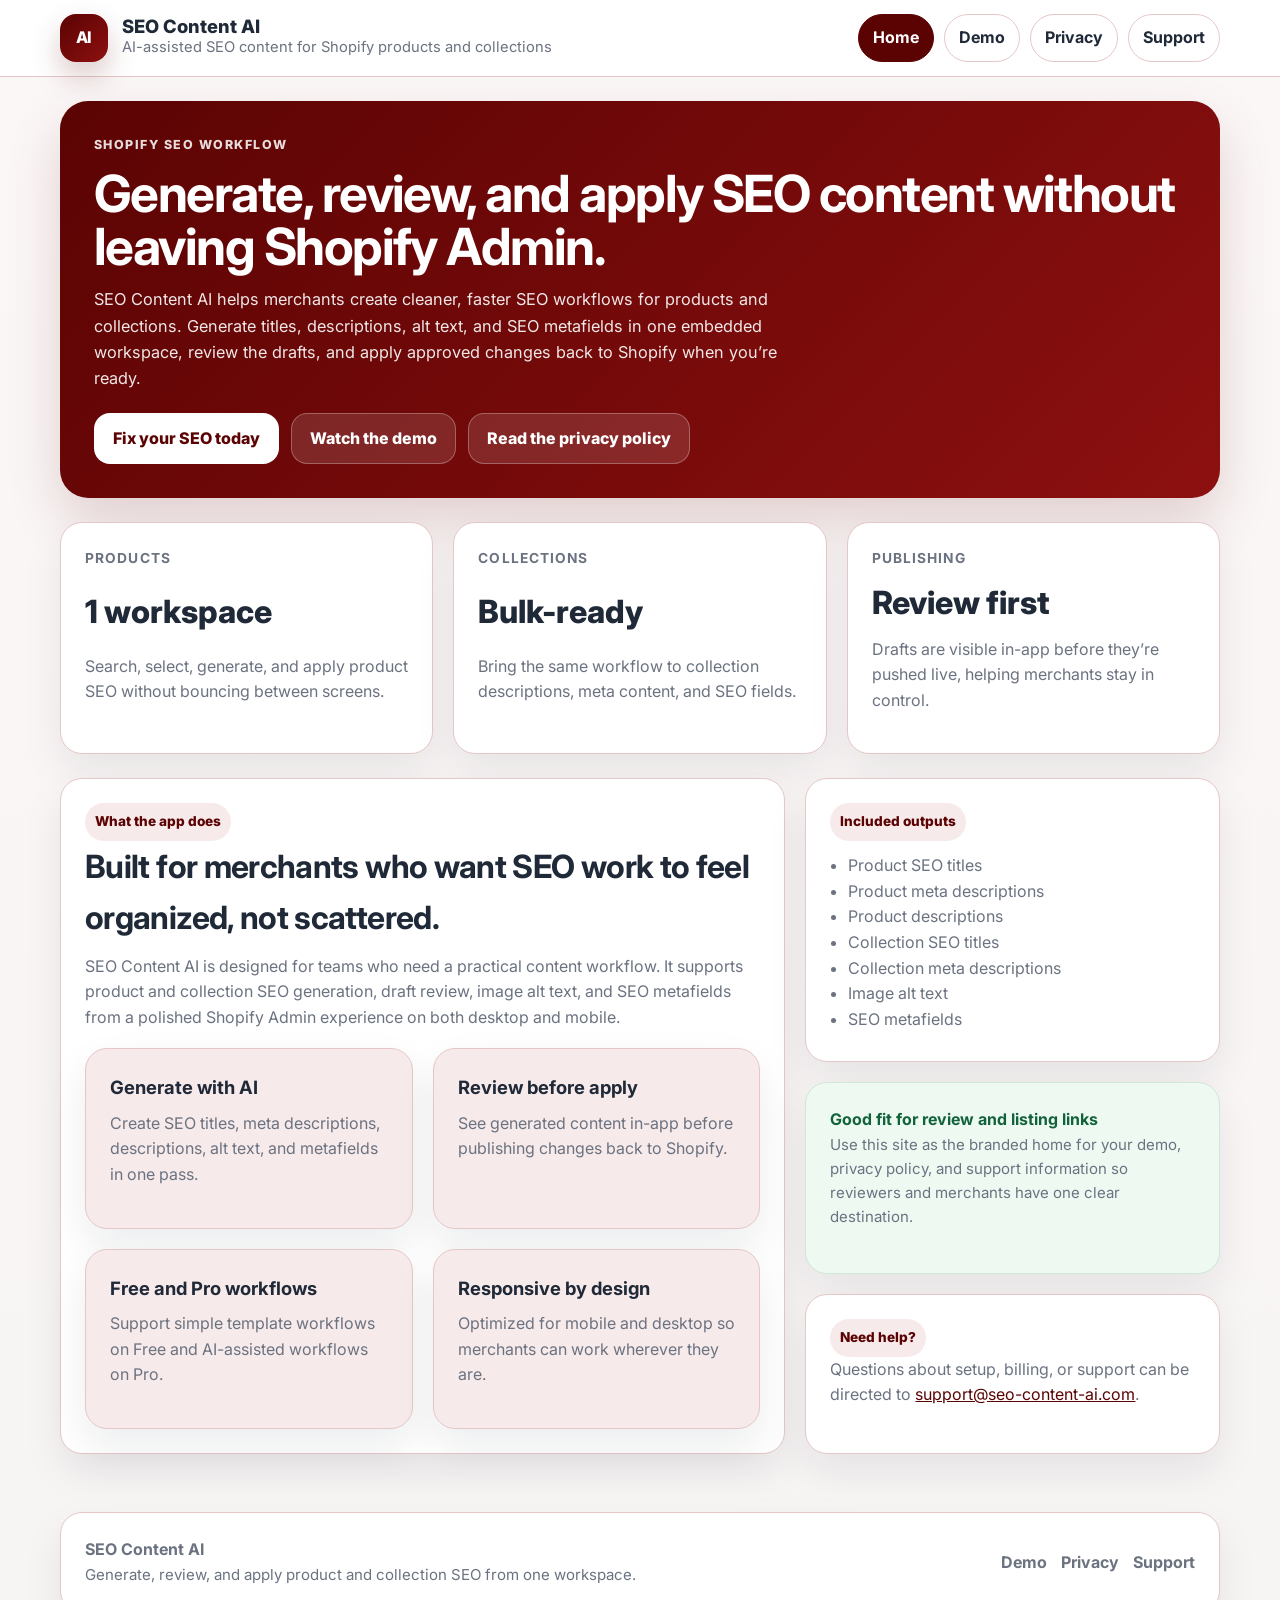
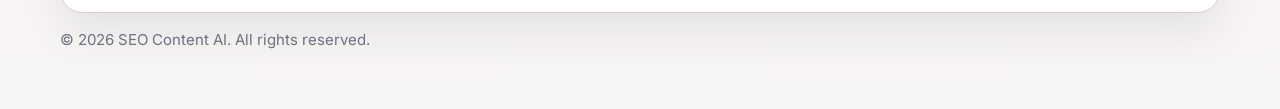
<file: index.html>
<!DOCTYPE html>
<html lang="en">
<head>
  <meta charset="utf-8" />
  <meta name="viewport" content="width=device-width,initial-scale=1" />
  <title>SEO Content AI | Shopify SEO Content Workflow</title>
  <meta name="description" content="Generate, review, and apply product and collection SEO in one Shopify workspace. Create titles, descriptions, alt text, and metafields faster." />
  <link rel="preconnect" href="https://fonts.googleapis.com">
  <link rel="preconnect" href="https://fonts.gstatic.com" crossorigin>
  <link href="https://fonts.googleapis.com/css2?family=Inter:wght@400;500;600;700;800&display=swap" rel="stylesheet">
  <link rel="stylesheet" href="/assets/styles.css" />
</head>
<body>
<header class="site-header">
  <div class="container header-inner">
    <div class="brand-wrap">
      <div class="brand-badge">AI</div>
      <div class="brand-copy">
        <div class="brand-name">SEO Content AI</div>
        <div class="brand-subtitle">AI-assisted SEO content for Shopify products and collections</div>
      </div>
    </div>
    <button class="nav-toggle" data-nav-toggle aria-expanded="false" aria-label="Toggle navigation">Menu</button>
    <nav class="site-nav" data-site-nav>
      <a href="/" class="active">Home</a>
      <a href="/demo/">Demo</a>
      <a href="/privacy/">Privacy</a>
      <a href="/support/">Support</a>
    </nav>
  </div>
</header>
<main><div class="container">
<section class="hero">
  <div class="hero-eyebrow">Shopify SEO workflow</div>
  <h1>Generate, review, and apply SEO content without leaving Shopify Admin.</h1>
  <p>SEO Content AI helps merchants create cleaner, faster SEO workflows for products and collections. Generate titles, descriptions, alt text, and SEO metafields in one embedded workspace, review the drafts, and apply approved changes back to Shopify when you’re ready.</p>
  <div class="hero-actions">
    <a class="button button-primary" href="https://apps.shopify.com/seo-meta-ai" target="_blank" rel="noopener noreferrer">Fix your SEO today</a>
    <a class="button button-secondary" href="/demo/">Watch the demo</a>
    <a class="button button-secondary" href="/privacy/">Read the privacy policy</a>
  </div>
</section>

<section class="section grid grid-3">
  <div class="card stat"><div class="kicker">Products</div><div class="stat-number">1 workspace</div><p>Search, select, generate, and apply product SEO without bouncing between screens.</p></div>
  <div class="card stat"><div class="kicker">Collections</div><div class="stat-number">Bulk-ready</div><p>Bring the same workflow to collection descriptions, meta content, and SEO fields.</p></div>
  <div class="card stat"><div class="kicker">Publishing</div><div class="stat-number">Review first</div><p>Drafts are visible in-app before they’re pushed live, helping merchants stay in control.</p></div>
</section>

<section class="section two-col">
  <div class="card">
    <div class="code-chip">What the app does</div>
    <h2 class="section-heading">Built for merchants who want SEO work to feel organized, not scattered.</h2>
    <p class="section-copy">SEO Content AI is designed for teams who need a practical content workflow. It supports product and collection SEO generation, draft review, image alt text, and SEO metafields from a polished Shopify Admin experience on both desktop and mobile.</p>
    <div class="grid grid-2" style="margin-top:18px;">
      <div class="feature-card card surface-soft"><h3>Generate with AI</h3><p>Create SEO titles, meta descriptions, descriptions, alt text, and metafields in one pass.</p></div>
      <div class="feature-card card surface-soft"><h3>Review before apply</h3><p>See generated content in-app before publishing changes back to Shopify.</p></div>
      <div class="feature-card card surface-soft"><h3>Free and Pro workflows</h3><p>Support simple template workflows on Free and AI-assisted workflows on Pro.</p></div>
      <div class="feature-card card surface-soft"><h3>Responsive by design</h3><p>Optimized for mobile and desktop so merchants can work wherever they are.</p></div>
    </div>
  </div>
  <div class="grid">
    <div class="card"><div class="code-chip">Included outputs</div><ul class="list-clean"><li>Product SEO titles</li><li>Product meta descriptions</li><li>Product descriptions</li><li>Collection SEO titles</li><li>Collection meta descriptions</li><li>Image alt text</li><li>SEO metafields</li></ul></div>
    <div class="card success"><strong>Good fit for review and listing links</strong><p class="small">Use this site as the branded home for your demo, privacy policy, and support information so reviewers and merchants have one clear destination.</p></div>
    <div class="card"><div class="code-chip">Need help?</div><p>Questions about setup, billing, or support can be directed to <a class="highlight" href="mailto:support@seo-content-ai.com">support@seo-content-ai.com</a>.</p></div>
  </div>
</section>
</div></main>
<footer class="site-footer">
  <div class="container">
    <div class="card footer-card">
      <div><strong>SEO Content AI</strong><br><span class="small">Generate, review, and apply product and collection SEO from one workspace.</span></div>
      <div class="footer-links"><a href="/demo/">Demo</a><a href="/privacy/">Privacy</a><a href="/support/">Support</a></div>
    </div>
    <p class="small">© <span data-year></span> SEO Content AI. All rights reserved.</p>
  </div>
</footer>
<script src="/assets/site.js"></script>
</body></html>
</file>
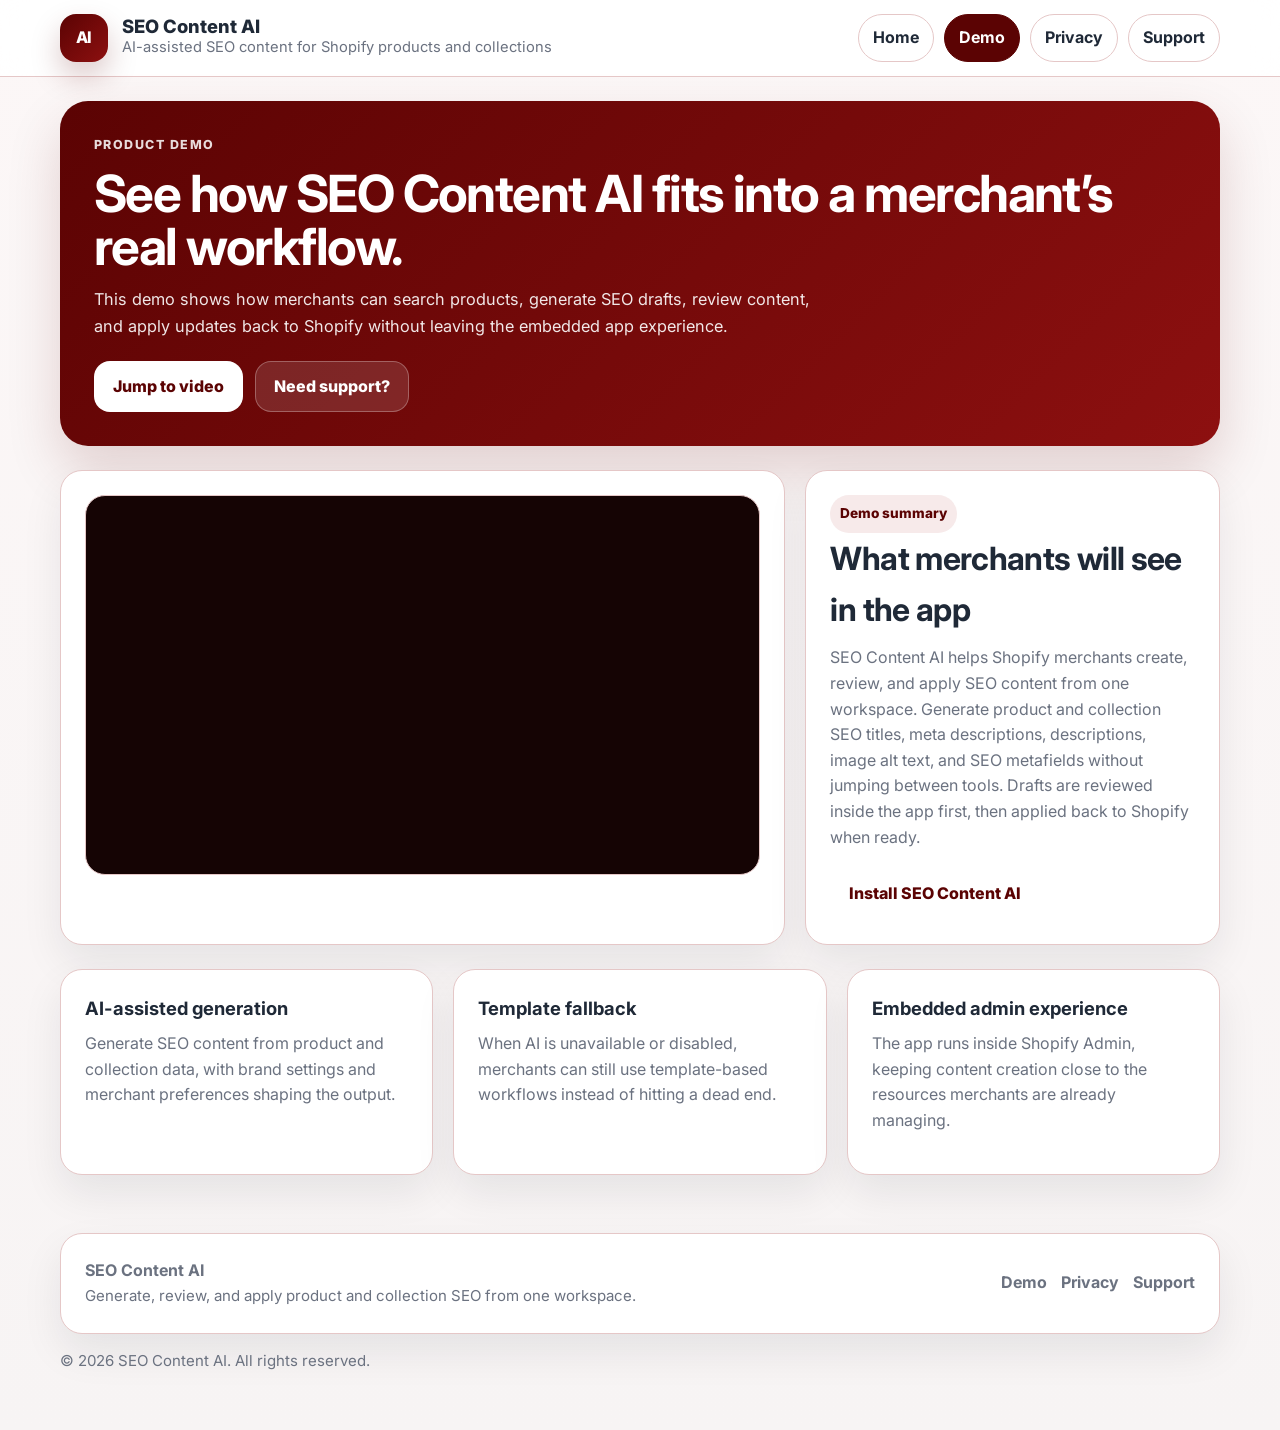
<file: demo/index.html>
<!DOCTYPE html>
<html lang="en">
<head>
  <meta charset="utf-8" />
  <meta name="viewport" content="width=device-width,initial-scale=1" />
  <title>SEO Content AI Demo</title>
  <meta name="description" content="See how SEO Content AI helps Shopify merchants generate, review, and apply product and collection SEO content in one embedded workspace." />
  <link rel="preconnect" href="https://fonts.googleapis.com">
  <link rel="preconnect" href="https://fonts.gstatic.com" crossorigin>
  <link href="https://fonts.googleapis.com/css2?family=Inter:wght@400;500;600;700;800&display=swap" rel="stylesheet">
  <link rel="stylesheet" href="/assets/styles.css" />
</head>
<body>
<header class="site-header">
  <div class="container header-inner">
    <div class="brand-wrap">
      <div class="brand-badge">AI</div>
      <div class="brand-copy">
        <div class="brand-name">SEO Content AI</div>
        <div class="brand-subtitle">AI-assisted SEO content for Shopify products and collections</div>
      </div>
    </div>
    <button class="nav-toggle" data-nav-toggle aria-expanded="false" aria-label="Toggle navigation">Menu</button>
    <nav class="site-nav" data-site-nav>
      <a href="/">Home</a>
      <a href="/demo/" class="active">Demo</a>
      <a href="/privacy/">Privacy</a>
      <a href="/support/">Support</a>
    </nav>
  </div>
</header>
<main><div class="container">
<section class="hero">
  <div class="hero-eyebrow">Product demo</div>
  <h1>See how SEO Content AI fits into a merchant’s real workflow.</h1>
  <p>This demo shows how merchants can search products, generate SEO drafts, review content, and apply updates back to Shopify without leaving the embedded app experience.</p>
  <div class="hero-actions">
    <a class="button button-primary" href="#video">Jump to video</a>
    <a class="button button-secondary" href="/support/">Need support?</a>
  </div>
</section>

<section id="video" class="section two-col">
  <div class="card">
    <div class="video-frame">
  <iframe
    width="100%"
    height="100%"
    src="https://www.youtube.com/embed/zLgP1oaJGjI"
    title="SEO Content AI demo"
    frameborder="0"
    allow="accelerometer; autoplay; clipboard-write; encrypted-media; gyroscope; picture-in-picture; web-share"
    allowfullscreen
    style="width: 100%; height: 100%; border: 0;"
  ></iframe>
</div>
  </div>
  <div class="grid">
    <div class="card">
      <div class="code-chip">Demo summary</div>
      <h2 class="section-heading">What merchants will see in the app</h2>
      <p>SEO Content AI helps Shopify merchants create, review, and apply SEO content from one workspace. Generate product and collection SEO titles, meta descriptions, descriptions, image alt text, and SEO metafields without jumping between tools. Drafts are reviewed inside the app first, then applied back to Shopify when ready.</p>
      <div class="hero-actions" style="margin-top:18px;">
        <a class="button button-primary" href="https://apps.shopify.com/seo-meta-ai" target="_blank" rel="noopener noreferrer">Install SEO Content AI</a>
      </div>
    </div>
  </div>
</section>

<section class="section grid grid-3">
  <div class="card info-card"><h3>AI-assisted generation</h3><p>Generate SEO content from product and collection data, with brand settings and merchant preferences shaping the output.</p></div>
  <div class="card info-card"><h3>Template fallback</h3><p>When AI is unavailable or disabled, merchants can still use template-based workflows instead of hitting a dead end.</p></div>
  <div class="card info-card"><h3>Embedded admin experience</h3><p>The app runs inside Shopify Admin, keeping content creation close to the resources merchants are already managing.</p></div>
</section>
</div></main>
<footer class="site-footer">
  <div class="container">
    <div class="card footer-card">
      <div><strong>SEO Content AI</strong><br><span class="small">Generate, review, and apply product and collection SEO from one workspace.</span></div>
      <div class="footer-links"><a href="/demo/">Demo</a><a href="/privacy/">Privacy</a><a href="/support/">Support</a></div>
    </div>
    <p class="small">© <span data-year></span> SEO Content AI. All rights reserved.</p>
  </div>
</footer>
<script src="/assets/site.js"></script>
</body></html>
</file>
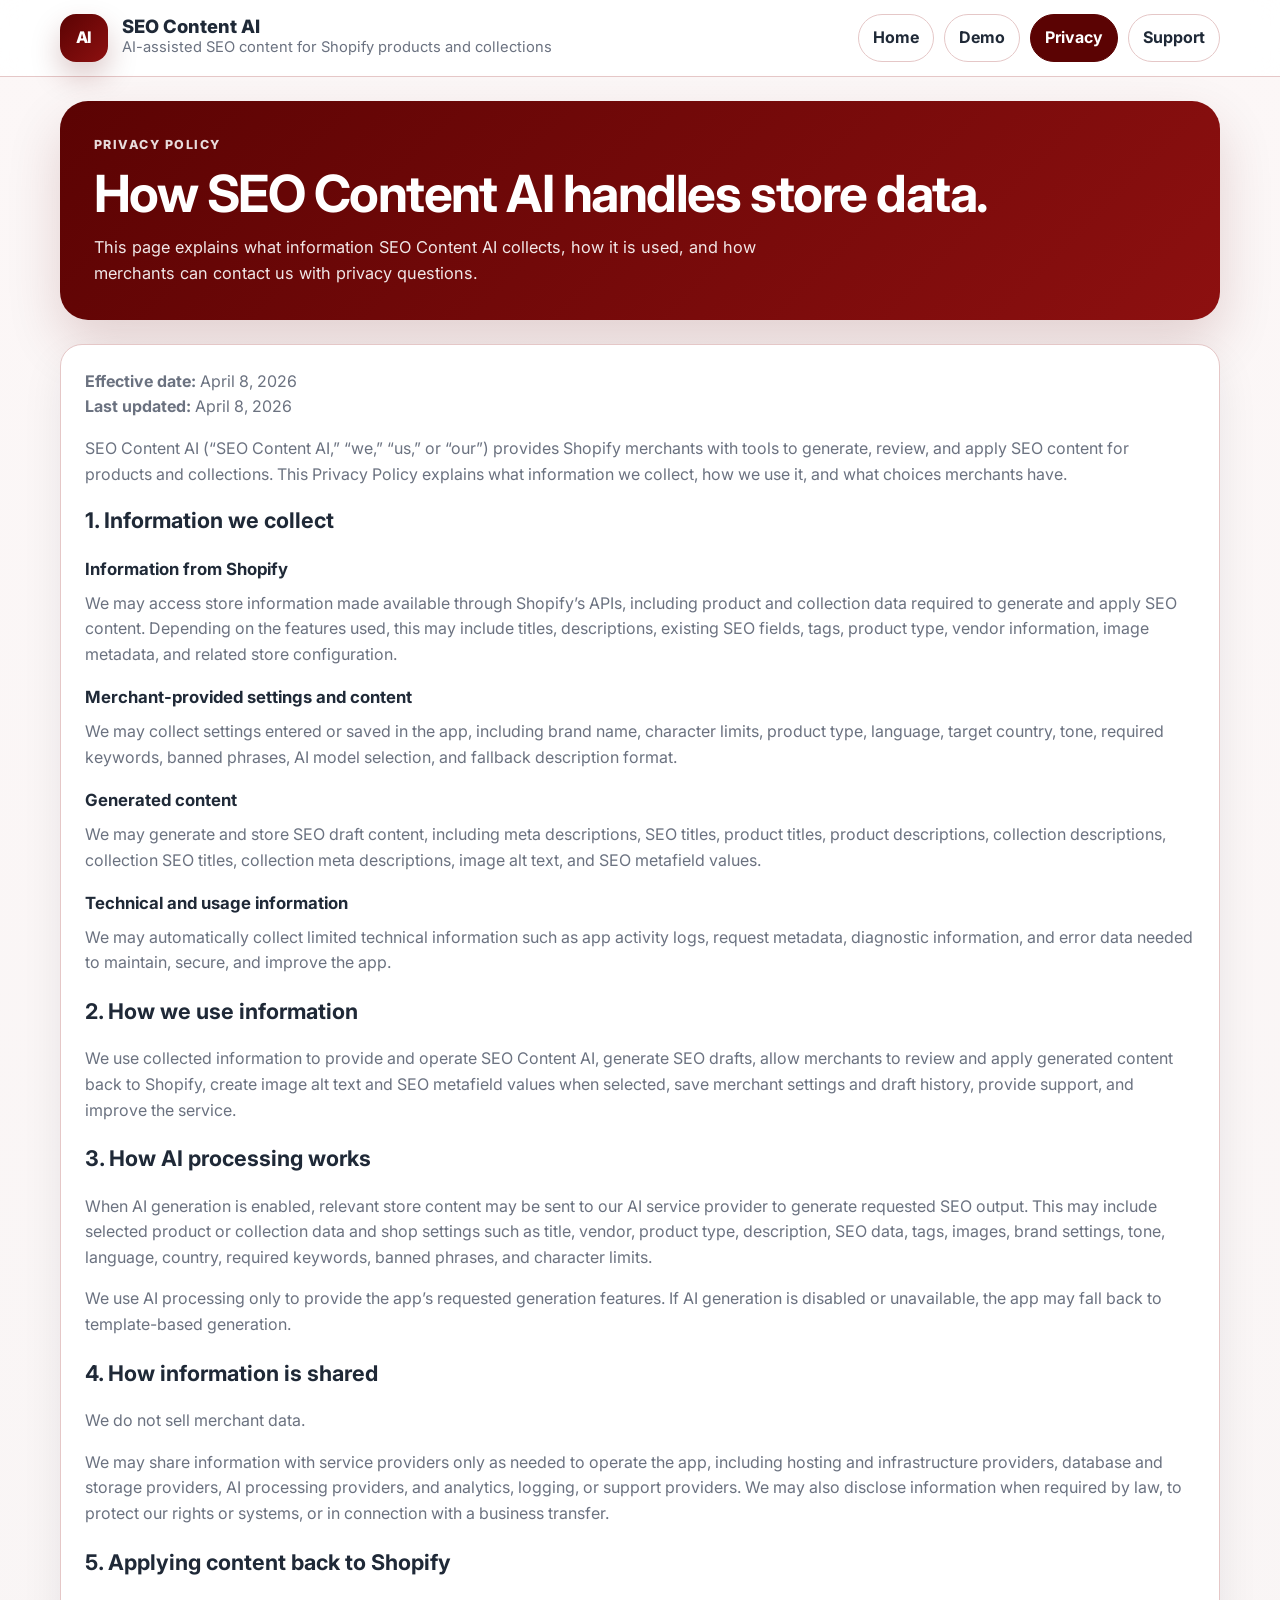
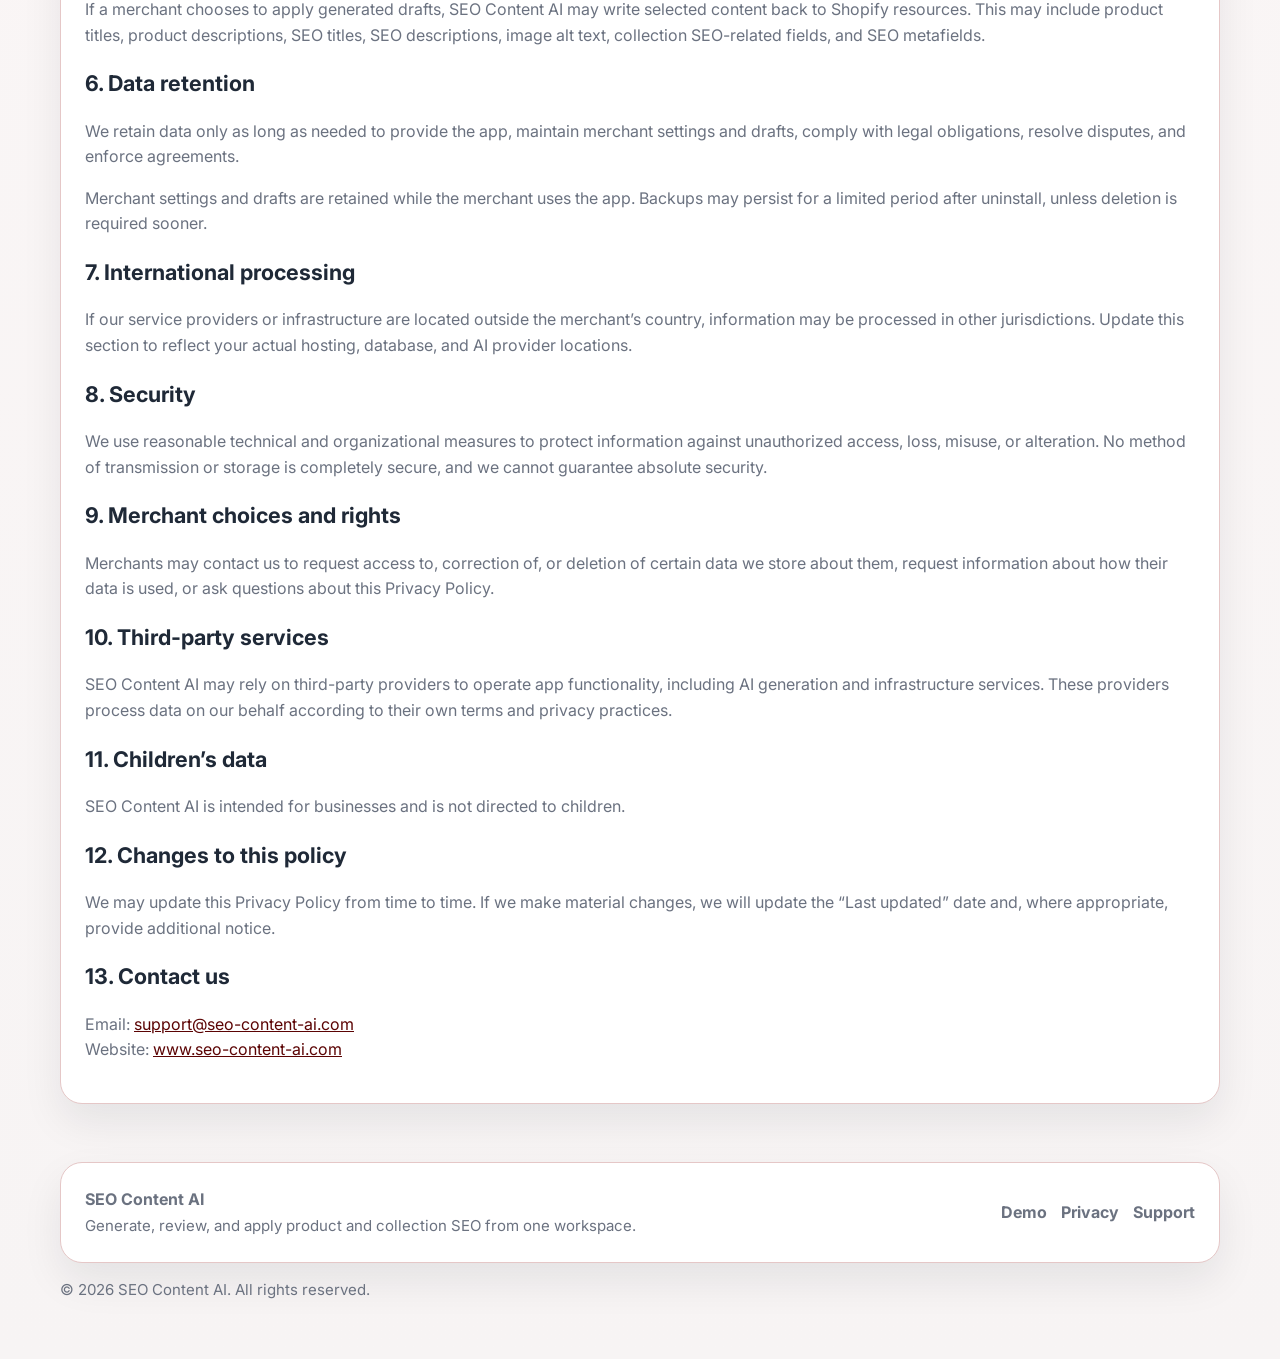
<file: privacy/index.html>
<!DOCTYPE html>
<html lang="en">
<head>
  <meta charset="utf-8" />
  <meta name="viewport" content="width=device-width,initial-scale=1" />
  <title>SEO Content AI Privacy Policy</title>
  <meta name="description" content="Learn how SEO Content AI collects, uses, and protects store data to generate and apply SEO content for Shopify products and collections." />
  <link rel="preconnect" href="https://fonts.googleapis.com">
  <link rel="preconnect" href="https://fonts.gstatic.com" crossorigin>
  <link href="https://fonts.googleapis.com/css2?family=Inter:wght@400;500;600;700;800&display=swap" rel="stylesheet">
  <link rel="stylesheet" href="/assets/styles.css" />
</head>
<body>
<header class="site-header">
  <div class="container header-inner">
    <div class="brand-wrap">
      <div class="brand-badge">AI</div>
      <div class="brand-copy">
        <div class="brand-name">SEO Content AI</div>
        <div class="brand-subtitle">AI-assisted SEO content for Shopify products and collections</div>
      </div>
    </div>
    <button class="nav-toggle" data-nav-toggle aria-expanded="false" aria-label="Toggle navigation">Menu</button>
    <nav class="site-nav" data-site-nav>
      <a href="/">Home</a>
      <a href="/demo/">Demo</a>
      <a href="/privacy/" class="active">Privacy</a>
      <a href="/support/">Support</a>
    </nav>
  </div>
</header>
<main><div class="container">
<section class="hero">
  <div class="hero-eyebrow">Privacy policy</div>
  <h1>How SEO Content AI handles store data.</h1>
  <p>This page explains what information SEO Content AI collects, how it is used, and how merchants can contact us with privacy questions.</p>
</section>

<section class="section card policy">
  <p><strong>Effective date:</strong> April 8, 2026<br><strong>Last updated:</strong> April 8, 2026</p>
  <p>SEO Content AI (“SEO Content AI,” “we,” “us,” or “our”) provides Shopify merchants with tools to generate, review, and apply SEO content for products and collections. This Privacy Policy explains what information we collect, how we use it, and what choices merchants have.</p>

  <section><h2>1. Information we collect</h2>
    <h3>Information from Shopify</h3><p>We may access store information made available through Shopify’s APIs, including product and collection data required to generate and apply SEO content. Depending on the features used, this may include titles, descriptions, existing SEO fields, tags, product type, vendor information, image metadata, and related store configuration.</p>
    <h3>Merchant-provided settings and content</h3><p>We may collect settings entered or saved in the app, including brand name, character limits, product type, language, target country, tone, required keywords, banned phrases, AI model selection, and fallback description format.</p>
    <h3>Generated content</h3><p>We may generate and store SEO draft content, including meta descriptions, SEO titles, product titles, product descriptions, collection descriptions, collection SEO titles, collection meta descriptions, image alt text, and SEO metafield values.</p>
    <h3>Technical and usage information</h3><p>We may automatically collect limited technical information such as app activity logs, request metadata, diagnostic information, and error data needed to maintain, secure, and improve the app.</p>
  </section>

  <section><h2>2. How we use information</h2><p>We use collected information to provide and operate SEO Content AI, generate SEO drafts, allow merchants to review and apply generated content back to Shopify, create image alt text and SEO metafield values when selected, save merchant settings and draft history, provide support, and improve the service.</p></section>
  <section><h2>3. How AI processing works</h2><p>When AI generation is enabled, relevant store content may be sent to our AI service provider to generate requested SEO output. This may include selected product or collection data and shop settings such as title, vendor, product type, description, SEO data, tags, images, brand settings, tone, language, country, required keywords, banned phrases, and character limits.</p><p>We use AI processing only to provide the app’s requested generation features. If AI generation is disabled or unavailable, the app may fall back to template-based generation.</p></section>
  <section><h2>4. How information is shared</h2><p>We do not sell merchant data.</p><p>We may share information with service providers only as needed to operate the app, including hosting and infrastructure providers, database and storage providers, AI processing providers, and analytics, logging, or support providers. We may also disclose information when required by law, to protect our rights or systems, or in connection with a business transfer.</p></section>
  <section><h2>5. Applying content back to Shopify</h2><p>If a merchant chooses to apply generated drafts, SEO Content AI may write selected content back to Shopify resources. This may include product titles, product descriptions, SEO titles, SEO descriptions, image alt text, collection SEO-related fields, and SEO metafields.</p></section>
  <section><h2>6. Data retention</h2><p>We retain data only as long as needed to provide the app, maintain merchant settings and drafts, comply with legal obligations, resolve disputes, and enforce agreements.</p><p>Merchant settings and drafts are retained while the merchant uses the app. Backups may persist for a limited period after uninstall, unless deletion is required sooner.</p></section>
  <section><h2>7. International processing</h2><p>If our service providers or infrastructure are located outside the merchant’s country, information may be processed in other jurisdictions. Update this section to reflect your actual hosting, database, and AI provider locations.</p></section>
  <section><h2>8. Security</h2><p>We use reasonable technical and organizational measures to protect information against unauthorized access, loss, misuse, or alteration. No method of transmission or storage is completely secure, and we cannot guarantee absolute security.</p></section>
  <section><h2>9. Merchant choices and rights</h2><p>Merchants may contact us to request access to, correction of, or deletion of certain data we store about them, request information about how their data is used, or ask questions about this Privacy Policy.</p></section>
  <section><h2>10. Third-party services</h2><p>SEO Content AI may rely on third-party providers to operate app functionality, including AI generation and infrastructure services. These providers process data on our behalf according to their own terms and privacy practices.</p></section>
  <section><h2>11. Children’s data</h2><p>SEO Content AI is intended for businesses and is not directed to children.</p></section>
  <section><h2>12. Changes to this policy</h2><p>We may update this Privacy Policy from time to time. If we make material changes, we will update the “Last updated” date and, where appropriate, provide additional notice.</p></section>
  <section><h2>13. Contact us</h2><p>Email: <a class="highlight" href="mailto:support@seo-content-ai.com">support@seo-content-ai.com</a><br>Website: <a class="highlight" href="https://www.seo-content-ai.com/">www.seo-content-ai.com</a></section>
</section>
</div></main>
<footer class="site-footer">
  <div class="container">
    <div class="card footer-card">
      <div><strong>SEO Content AI</strong><br><span class="small">Generate, review, and apply product and collection SEO from one workspace.</span></div>
      <div class="footer-links"><a href="/demo/">Demo</a><a href="/privacy/">Privacy</a><a href="/support/">Support</a></div>
    </div>
    <p class="small">© <span data-year></span> SEO Content AI. All rights reserved.</p>
  </div>
</footer>
<script src="/assets/site.js"></script>
</body></html>
</file>
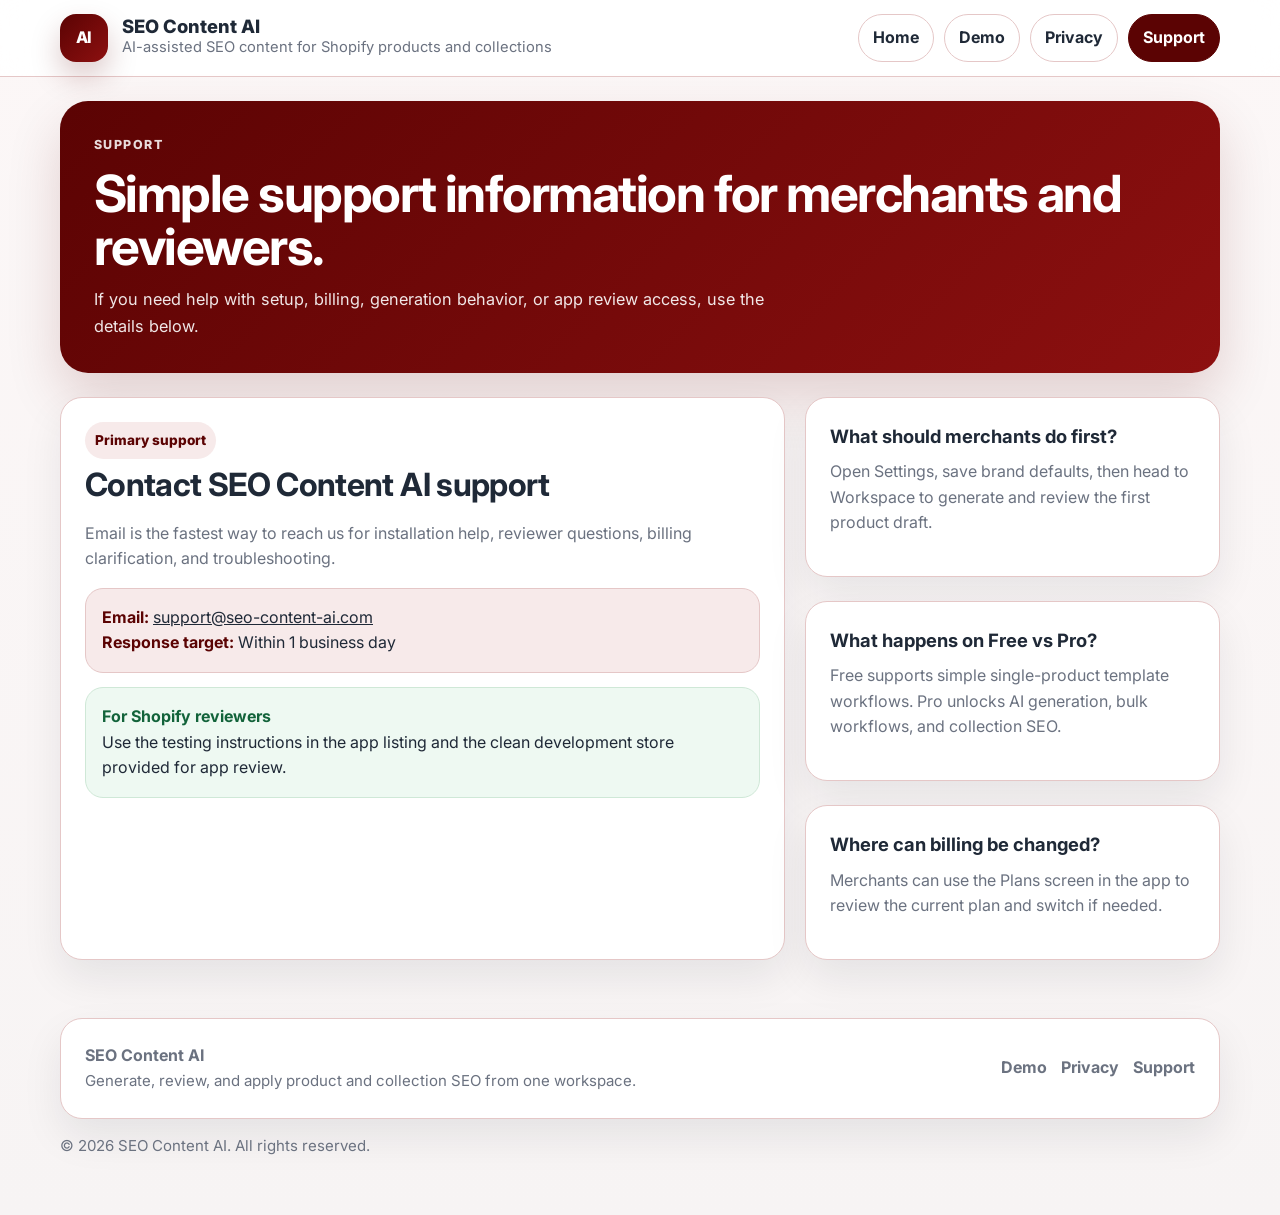
<file: support/index.html>
<!DOCTYPE html>
<html lang="en">
<head>
  <meta charset="utf-8" />
  <meta name="viewport" content="width=device-width,initial-scale=1" />
  <title>SEO Content AI Support</title>
  <meta name="description" content="Find support information for SEO Content AI, including contact details, merchant guidance, and reviewer support notes." />
  <link rel="preconnect" href="https://fonts.googleapis.com">
  <link rel="preconnect" href="https://fonts.gstatic.com" crossorigin>
  <link href="https://fonts.googleapis.com/css2?family=Inter:wght@400;500;600;700;800&display=swap" rel="stylesheet">
  <link rel="stylesheet" href="/assets/styles.css" />
</head>
<body>
<header class="site-header">
  <div class="container header-inner">
    <div class="brand-wrap">
      <div class="brand-badge">AI</div>
      <div class="brand-copy">
        <div class="brand-name">SEO Content AI</div>
        <div class="brand-subtitle">AI-assisted SEO content for Shopify products and collections</div>
      </div>
    </div>
    <button class="nav-toggle" data-nav-toggle aria-expanded="false" aria-label="Toggle navigation">Menu</button>
    <nav class="site-nav" data-site-nav>
      <a href="/">Home</a>
      <a href="/demo/">Demo</a>
      <a href="/privacy/">Privacy</a>
      <a href="/support/" class="active">Support</a>
    </nav>
  </div>
</header>
<main><div class="container">
<section class="hero">
  <div class="hero-eyebrow">Support</div>
  <h1>Simple support information for merchants and reviewers.</h1>
  <p>If you need help with setup, billing, generation behavior, or app review access, use the details below.</p>
</section>

<section class="section two-col">
  <div class="card">
    <div class="code-chip">Primary support</div>
    <h2 class="section-heading">Contact SEO Content AI support</h2>
    <p>Email is the fastest way to reach us for installation help, reviewer questions, billing clarification, and troubleshooting.</p>
    <div class="callout"><strong>Email:</strong> <a href="mailto:support@seo-content-ai.com">support@seo-content-ai.com</a><br><strong>Response target:</strong> Within 1 business day</div>
    <div class="callout success" style="margin-top:14px;"><strong>For Shopify reviewers</strong><br>Use the testing instructions in the app listing and the clean development store provided for app review.</div>
  </div>
  <div class="grid search-grid">
    <div class="card info-card faq-item"><h3>What should merchants do first?</h3><p>Open Settings, save brand defaults, then head to Workspace to generate and review the first product draft.</p></div>
    <div class="card info-card faq-item"><h3>What happens on Free vs Pro?</h3><p>Free supports simple single-product template workflows. Pro unlocks AI generation, bulk workflows, and collection SEO.</p></div>
    <div class="card info-card faq-item"><h3>Where can billing be changed?</h3><p>Merchants can use the Plans screen in the app to review the current plan and switch if needed.</p></div>
  </div>
</section>
</div></main>
<footer class="site-footer">
  <div class="container">
    <div class="card footer-card">
      <div><strong>SEO Content AI</strong><br><span class="small">Generate, review, and apply product and collection SEO from one workspace.</span></div>
      <div class="footer-links"><a href="/demo/">Demo</a><a href="/privacy/">Privacy</a><a href="/support/">Support</a></div>
    </div>
    <p class="small">© <span data-year></span> SEO Content AI. All rights reserved.</p>
  </div>
</footer>
<script src="/assets/site.js"></script>
</body></html>
</file>
<file: assets/styles.css>
:root {
  --brand:#5b0303; --brand-deep:#7d0505; --brand-soft:#f7eaea; --brand-border:#e5c7c7;
  --text:#1f2937; --muted:#6b7280; --surface:#fff;
  --page:linear-gradient(180deg,#fcf7f7 0%,#f7f4f4 100%);
  --success:#12633a; --success-soft:#eef9f2;
  --shadow:0 18px 40px rgba(17,24,39,.08); --shadow-strong:0 24px 54px rgba(91,3,3,.16);
  --radius-xl:28px; --radius-lg:22px; --radius-md:16px; --max:1160px;
}
*{box-sizing:border-box} html{scroll-behavior:smooth}
body{margin:0;font-family:Inter,ui-sans-serif,system-ui,-apple-system,BlinkMacSystemFont,"Segoe UI",sans-serif;background:var(--page);color:var(--text);line-height:1.6}
a{color:inherit} img{max-width:100%;display:block}
.container{width:min(var(--max),calc(100vw - 32px));margin:0 auto}
.site-header{position:sticky;top:0;z-index:50;border-bottom:1px solid var(--brand-border);background:rgba(255,255,255,.9);backdrop-filter:blur(12px)}
.header-inner{display:flex;align-items:center;justify-content:space-between;gap:18px;padding:14px 0}
.brand-wrap{display:flex;align-items:center;gap:14px;min-width:0}
.brand-badge{width:48px;height:48px;border-radius:16px;background:linear-gradient(135deg,var(--brand) 0%,#8d1010 100%);color:#fff;display:grid;place-items:center;font-weight:800;letter-spacing:-.02em;box-shadow:0 14px 30px rgba(91,3,3,.22);flex-shrink:0}
.brand-copy{min-width:0}.brand-name{font-size:1.15rem;font-weight:800;line-height:1.1}.brand-subtitle{color:var(--muted);font-size:.92rem;white-space:nowrap;overflow:hidden;text-overflow:ellipsis}
.nav-toggle{display:none;border:1px solid var(--brand-border);background:var(--surface);border-radius:14px;padding:10px 12px;font-weight:700;color:var(--text)}
.site-nav{display:flex;gap:10px;flex-wrap:wrap}.site-nav a{text-decoration:none;padding:10px 14px;border-radius:999px;border:1px solid var(--brand-border);background:var(--surface);font-weight:700}.site-nav a.active,.site-nav a:hover{background:var(--brand);color:#fff;border-color:var(--brand)}
main{padding:24px 0 40px}
.hero{padding:34px;border-radius:var(--radius-xl);background:linear-gradient(135deg,var(--brand) 0%,#8d1010 100%);color:#fff;box-shadow:var(--shadow-strong)}
.hero-eyebrow{font-size:.78rem;font-weight:800;letter-spacing:.12em;text-transform:uppercase;opacity:.86}
.hero h1{margin:12px 0 14px;font-size:clamp(2rem,4vw,3.5rem);line-height:1.03;letter-spacing:-.03em}
.hero p{margin:0;max-width:720px;color:rgba(255,255,255,.9);font-size:1.02rem}
.hero-actions{display:flex;gap:12px;flex-wrap:wrap;margin-top:22px}
.button{display:inline-flex;align-items:center;justify-content:center;gap:10px;min-height:48px;padding:12px 18px;border-radius:16px;text-decoration:none;font-weight:800;border:1px solid transparent}
.button-primary{background:#fff;color:var(--brand)} .button-secondary{background:rgba(255,255,255,.12);color:#fff;border-color:rgba(255,255,255,.28)} .button-outline{background:#fff;color:var(--brand);border-color:var(--brand-border)}
.grid{display:grid;gap:20px}.grid-2{grid-template-columns:repeat(2,minmax(0,1fr))}.grid-3{grid-template-columns:repeat(3,minmax(0,1fr))}.section{margin-top:24px}
.card{background:var(--surface);border-radius:var(--radius-lg);border:1px solid var(--brand-border);box-shadow:var(--shadow);padding:24px}
.section-heading{margin:0 0 10px;font-size:clamp(1.45rem,3vw,2rem);letter-spacing:-.02em}.section-copy{margin:0;color:var(--muted);max-width:780px}
.stat{display:grid;gap:8px}.stat-number{font-size:2rem;font-weight:800}.kicker{color:var(--muted);font-size:.86rem;font-weight:700;text-transform:uppercase;letter-spacing:.08em}
.feature-card h3,.info-card h3{margin:0 0 8px;font-size:1.15rem}.feature-card p,.info-card p,.card p,.card li{color:var(--muted);margin-top:0}
.surface-soft{background:var(--brand-soft)} .highlight{color:var(--brand)}
.video-frame{border-radius:20px;overflow:hidden;border:1px solid var(--brand-border);background:#150404;aspect-ratio:16/9;display:grid;place-items:center;color:rgba(255,255,255,.8);font-weight:700;text-align:center;padding:20px}
.two-col{display:grid;grid-template-columns:minmax(0,1.4fr) minmax(280px,.8fr);gap:20px}
.list-clean{padding-left:18px;margin:12px 0 0}
.callout{padding:16px;border-radius:18px;border:1px solid var(--brand-border);background:var(--brand-soft)} .callout strong{color:var(--brand)} .success{border-color:#cfe8d7;background:var(--success-soft)} .success strong{color:var(--success)}
.small{font-size:.94rem}
.site-footer{padding:18px 0 42px;color:var(--muted)} .footer-card{display:flex;justify-content:space-between;gap:16px;flex-wrap:wrap;align-items:center} .footer-links{display:flex;gap:14px;flex-wrap:wrap} .footer-links a{text-decoration:none;font-weight:700}
.policy h2{margin-top:0;font-size:1.35rem}.policy h3{margin-bottom:8px;font-size:1.05rem}.policy section+section{margin-top:18px}
.code-chip{display:inline-flex;align-items:center;padding:8px 10px;border-radius:999px;background:var(--brand-soft);color:var(--brand);font-size:.85rem;font-weight:800}
.search-grid{display:grid;gap:12px}.faq-item+.faq-item{margin-top:12px}
@media (max-width:860px){.grid-2,.grid-3,.two-col{grid-template-columns:1fr}.header-inner{align-items:flex-start}.nav-toggle{display:inline-flex;align-items:center;justify-content:center}.site-nav{display:none;width:100%;grid-template-columns:1fr}.site-nav.open{display:grid}.site-nav a{text-align:center}.hero{padding:24px}.card{padding:20px}.brand-subtitle{white-space:normal}}
@media (max-width:560px){.container{width:min(var(--max),calc(100vw - 20px))}main{padding-top:18px}.hero{padding:20px;border-radius:22px}.hero p,.section-copy,.card p,.card li{font-size:.95rem}.button{width:100%}.hero-actions{display:grid;grid-template-columns:1fr}.brand-badge{width:42px;height:42px;border-radius:14px}.brand-name{font-size:1rem}.card{padding:18px;border-radius:20px}}
</file>
